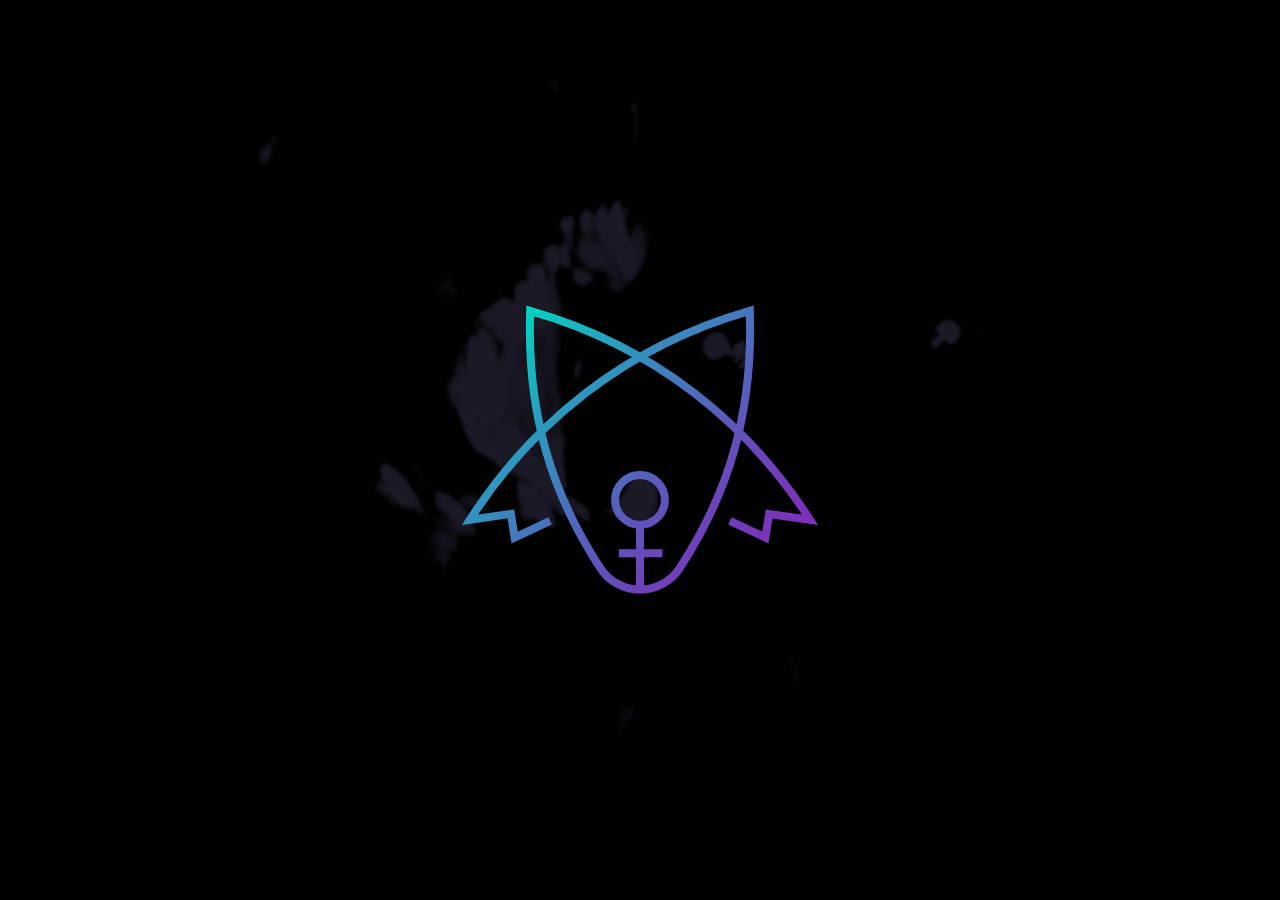
<file: index.html>
<html>

<head>

	<title>SHEWOLFE.CO &#128058;</title>
	<meta http-equiv="refresh" content="2; URL='http://helentseng.com'" />
	
	<link rel="stylesheet" href="shewolfe-redirect.css" />

</head>

<body>

<div id="shewolfe">
<center><a href="http://helentseng.com" style="text-decoration: none;"><img src="shewolfe-gradient.svg" class="logo" /></a></center>
</div>

</body>
</html>
</file>
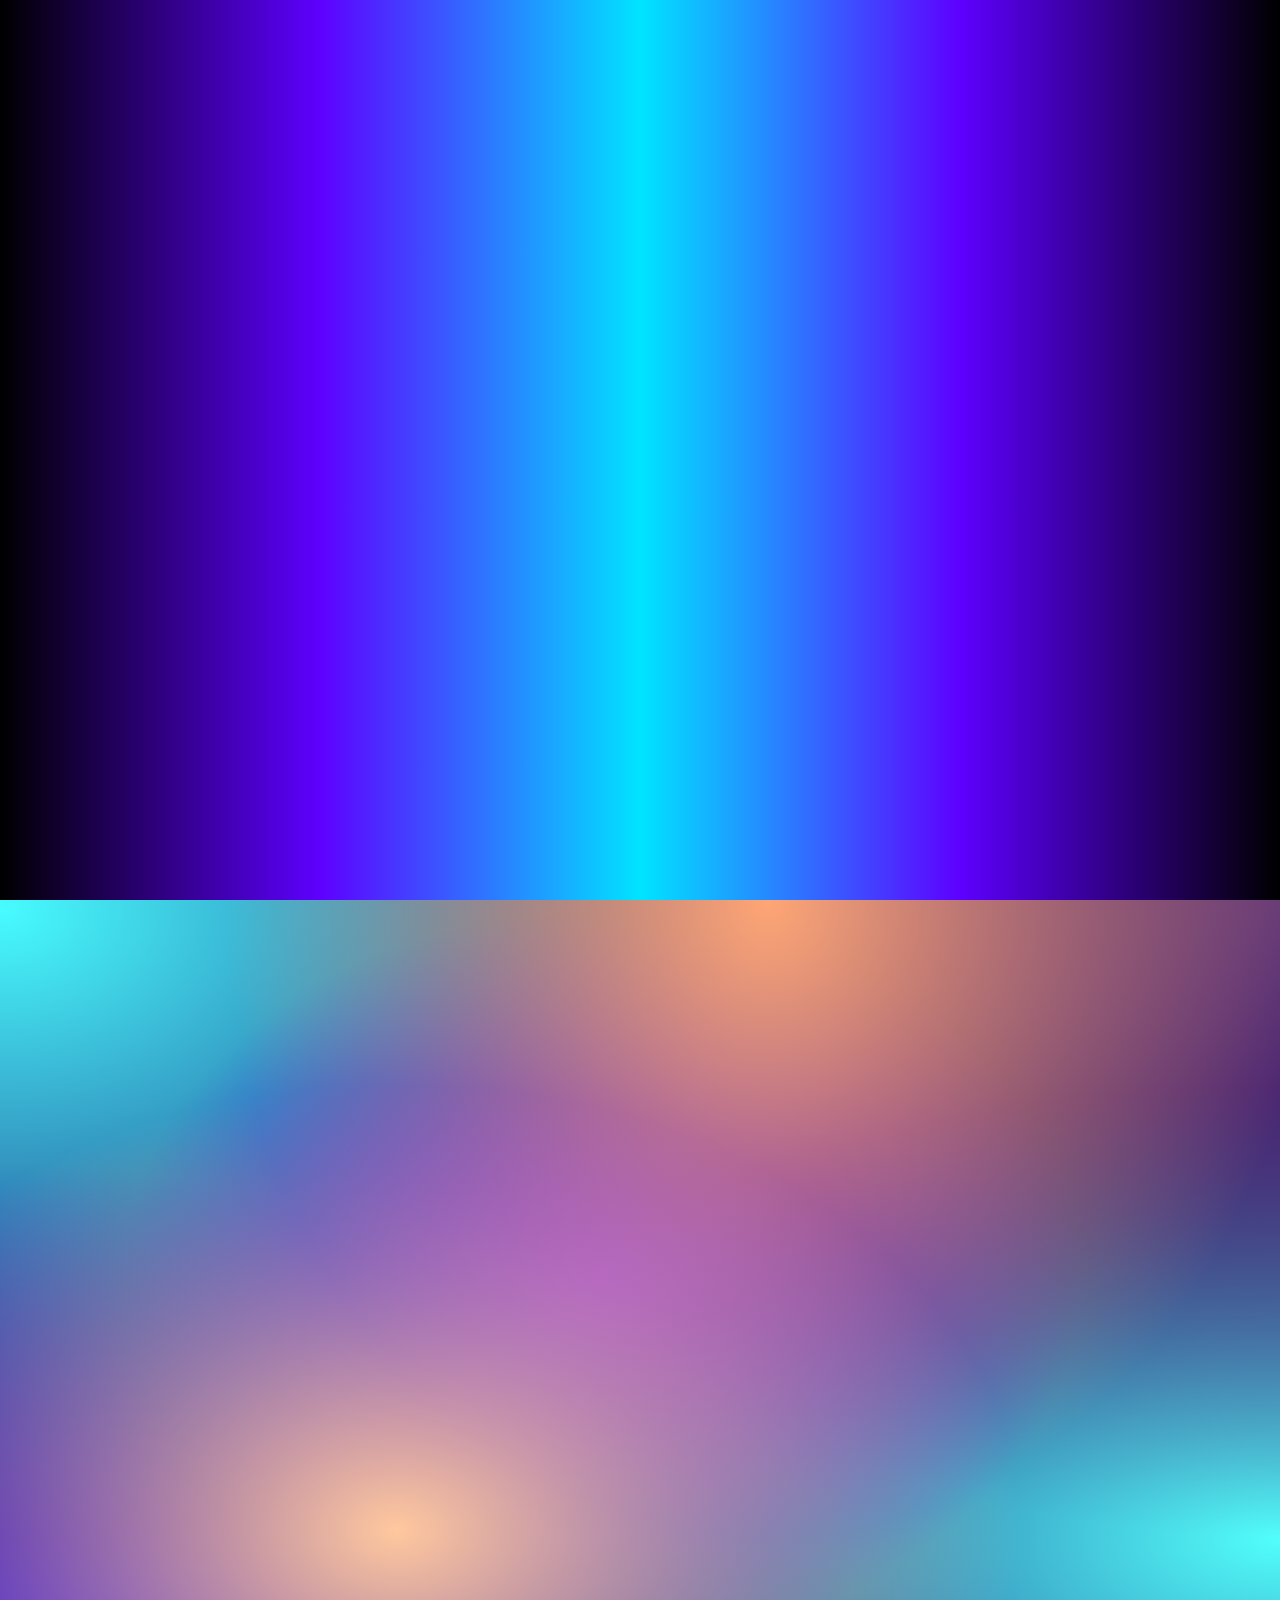
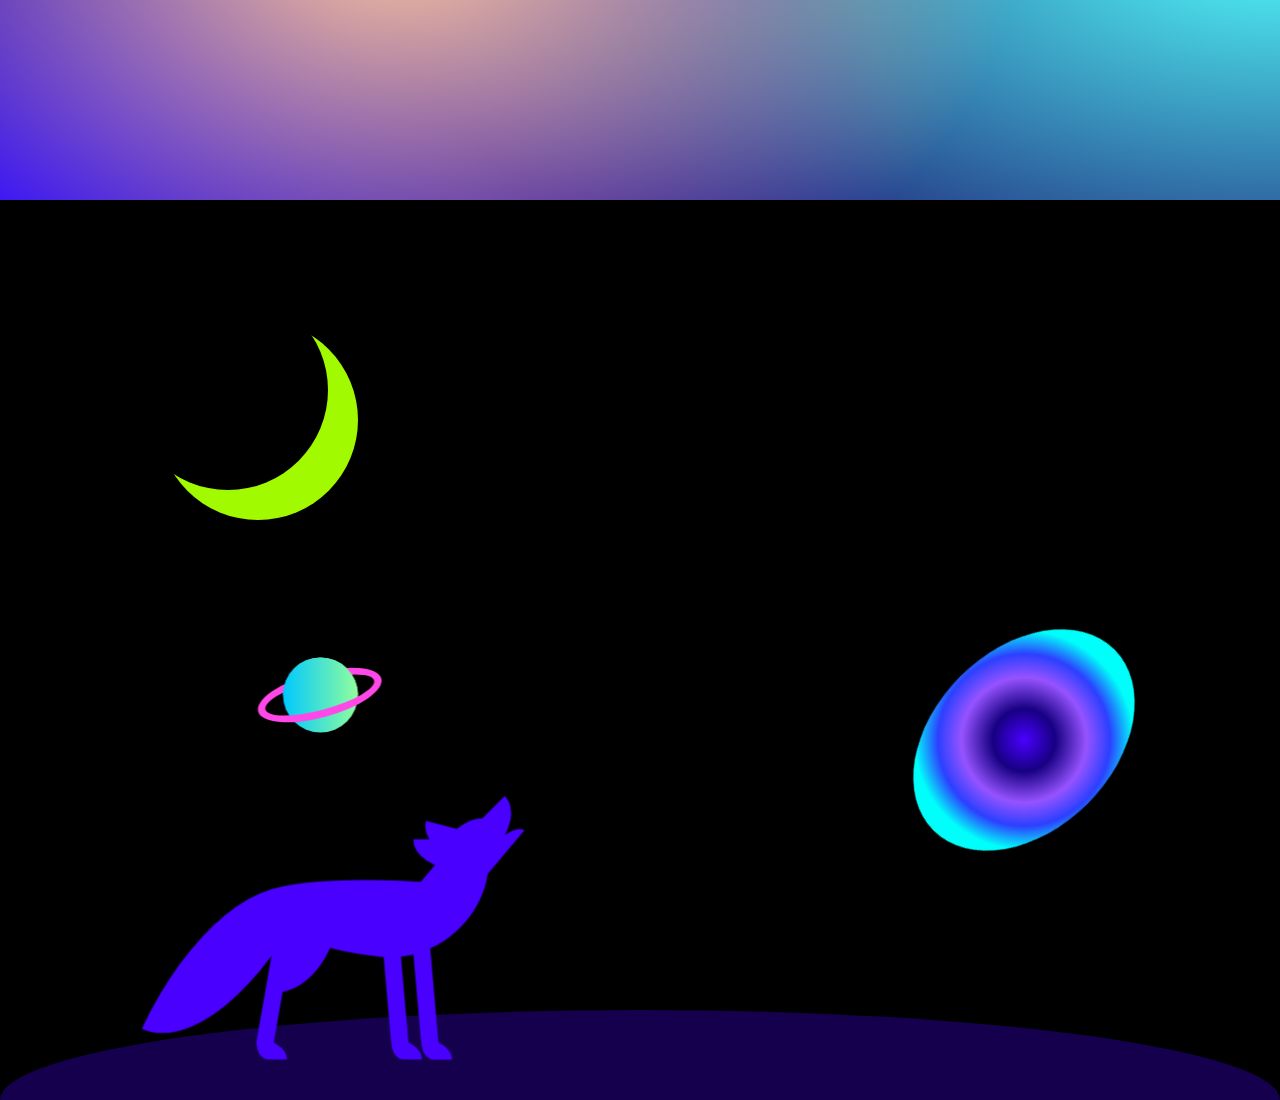
<file: 09-comic.html>
<!-- /exercises/09-comic.html -->
<!DOCTYPE html>
<html>
  <head>
    <title>My Comic Title</title>
    <link rel="stylesheet" href="../css/comic.css">
  </head>
  <body>

    <!--
      Code your comic here!
      - HTML & CSS ONLY
      - No text required, can be purely visual
      - You may work in pairs if you like
      - Make sure you write a blog post about your work! Your vision, process, challenges faced/lessons learned.
     -->


<div class="panel" id="panel1">

  <div id="cmb"></div>

  <div id="anim-circles-container">
    <div id="circle-1" class="anim-circle"></div>
    <div id="circle-2" class="anim-circle"></div>
    <div id="circle-3" class="anim-circle"></div>
    <div id="circle-4" class="anim-circle"></div>
    <div id="circle-5" class="anim-circle"></div>

    <div id="circle-6" class="anim-circle"></div>
    <div id="circle-7" class="anim-circle"></div>
    <div id="circle-8" class="anim-circle"></div>
    <div id="circle-9" class="anim-circle"></div>
    <div id="circle-10" class="anim-circle"></div>
  </div>
</div>

<div class="panel" id="panel2">
  <div id="cmb1"></div>
  <div id="cmb2"></div>
  </div>
</div>

<div class="panel" id="panel3">

  <div id="land"></div>

  <div id="black-hole"></div>

  <div class="scene">
    <div class="wrapper">
      <ul class="ball">
        <li class="ring"></li>
        <li class="ring"></li>
        <li class="ring"></li>
        <li class="ring"></li>
        <li class="ring"></li>
        <li class="ring"></li>
        <li class="ring"></li>
        <li class="ring"></li>
        <li class="ring"></li>
        <li class="ring"></li>
        <li class="ring"></li>
        <li class="ring"></li>
        <li class="ring"></li>
        <li class="ring"></li>
        <li class="ring"></li>
        <li class="ring"></li>
        <li class="ring"></li>
        <li class="ring"></li>
        <li class="ring"></li>
        <li class="ring"></li>
        <li class="ring"></li>
        <li class="ring"></li>
        <li class="ring"></li>
      </ul>
    </div>
  </div>

  <div id="moon"></div>
  <div id="nebula"></div>

  <div id="planet">
    <div id="saturn">
        <div id="saturn-planet"></div>
        <div id="saturn-rings"></div>
        <div id="saturn-planet-top"></div>
    </div>
  </div>

  <div id="coyote">
     <div id="head">
       <div class="coyote" id="ear1"></div>
       <div class="coyote" id="ear2"></div>
       <div class="coyote" id="face"></div>
       <div class="coyote" id="snout"></div>
       <div class="coyote" id="jaw"></div>
     </div>

     <div class="coyote" id="neck"></div>
     <div class="coyote" id="body"></div>
     <div class="coyote" id="tail"></div>
     <div class="coyote" id="leg1"></div>
     <div class="coyote" id="leg2"></div>
     <div class="coyote" id="thigh"></div>
     <div class="coyote" id="leg3"></div>

     <div class="coyote paw" id="paw1"></div>
     <div class="coyote paw" id="paw2"></div>
     <div class="coyote paw" id="paw3"></div>
   </div>

</div>

  </body>
</html>
</file>
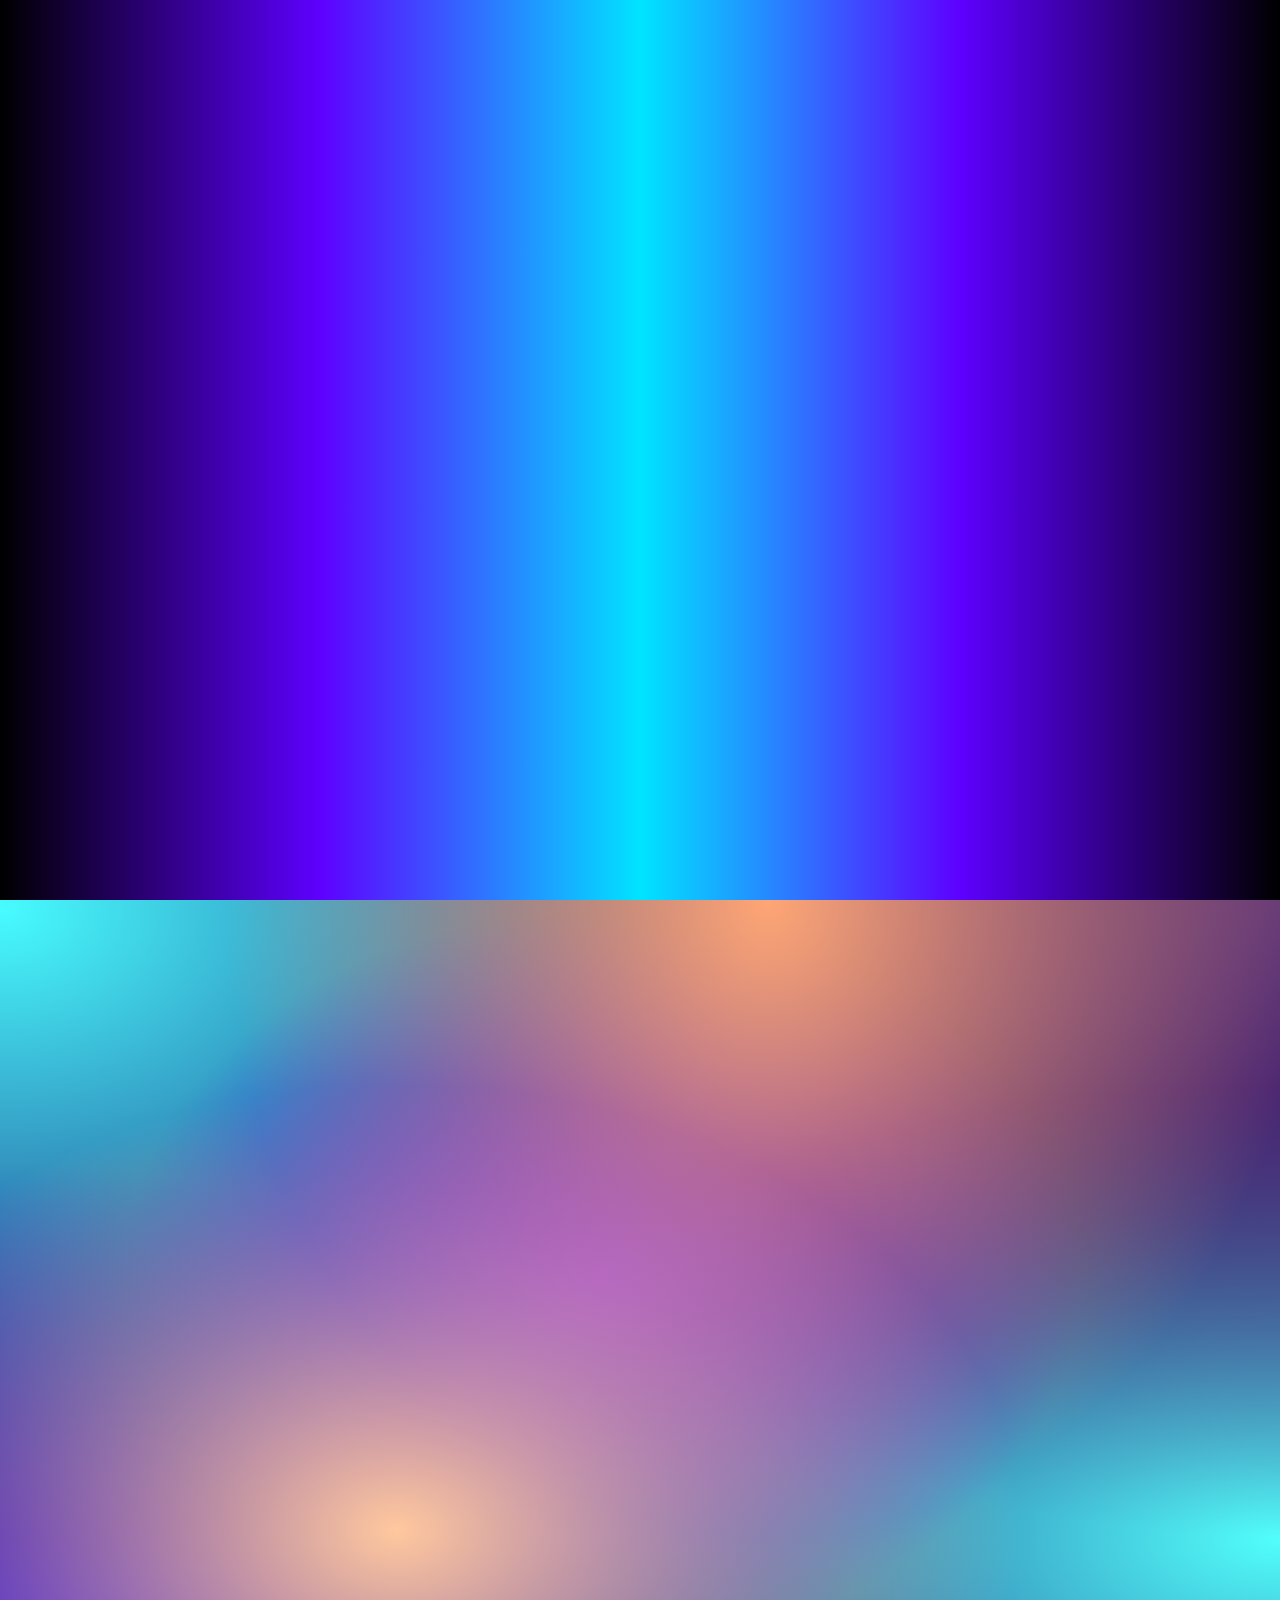
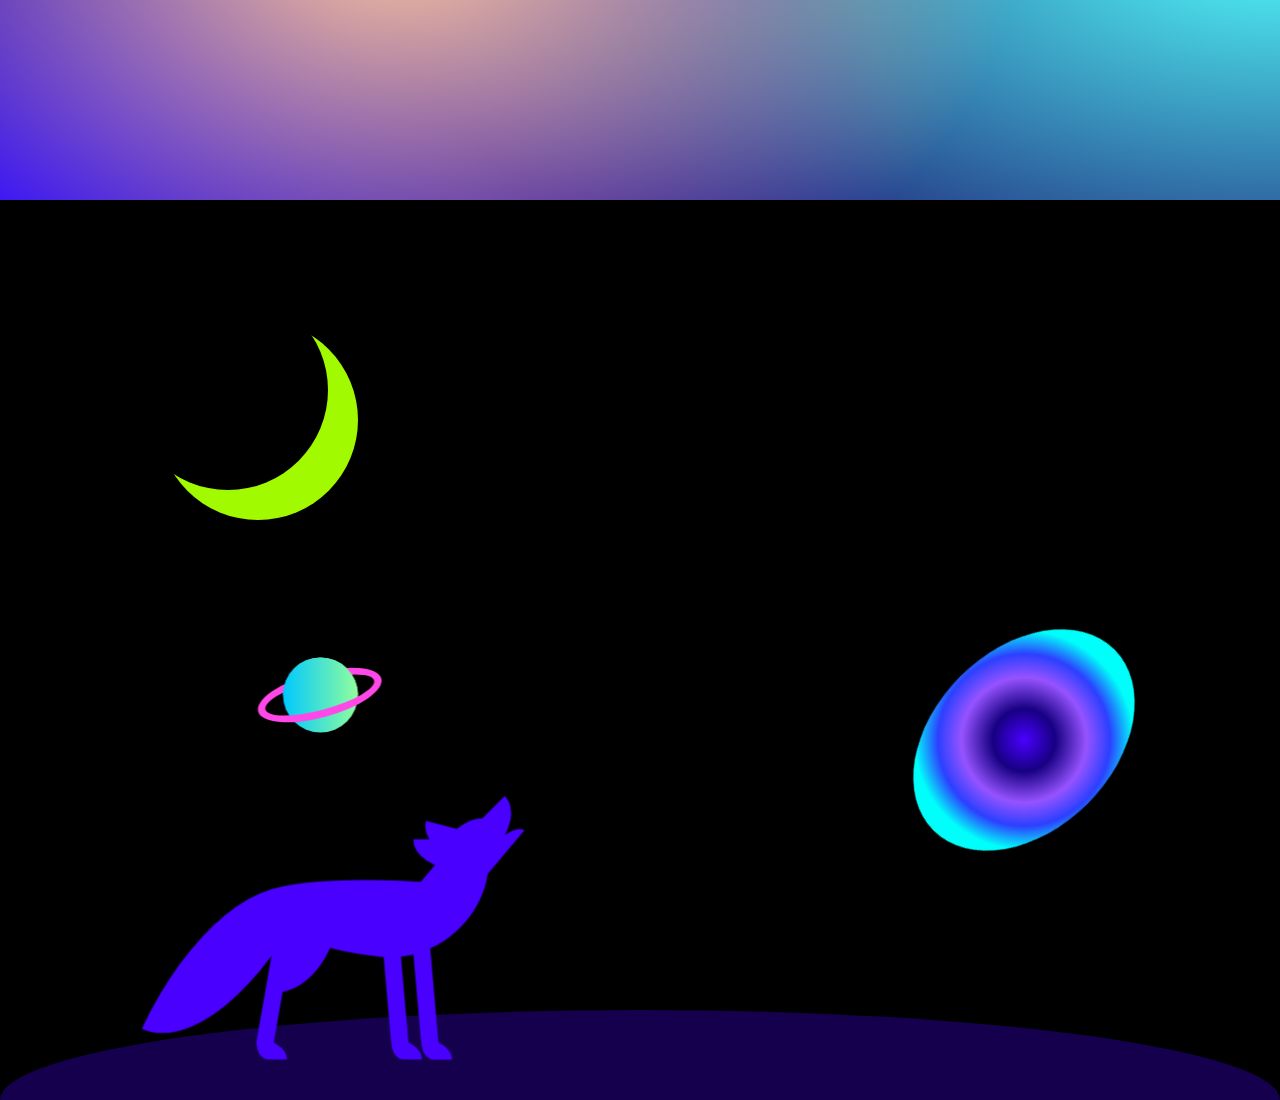
<file: comic.html>
<!-- /exercises/09-comic.html -->
<!DOCTYPE html>
<html>
  <head>
    <title>Universe</title>
    <link rel="stylesheet" href="./css/comic.css">
  </head>
  <body>

    <!--
      Code your comic here!
      - HTML & CSS ONLY
      - No text required, can be purely visual
      - You may work in pairs if you like
      - Make sure you write a blog post about your work! Your vision, process, challenges faced/lessons learned.
     -->


<div class="panel" id="panel1">

  <div id="cmb"></div>

  <div id="anim-circles-container">
    <div id="circle-1" class="anim-circle"></div>
    <div id="circle-2" class="anim-circle"></div>
    <div id="circle-3" class="anim-circle"></div>
    <div id="circle-4" class="anim-circle"></div>
    <div id="circle-5" class="anim-circle"></div>

    <div id="circle-6" class="anim-circle"></div>
    <div id="circle-7" class="anim-circle"></div>
    <div id="circle-8" class="anim-circle"></div>
    <div id="circle-9" class="anim-circle"></div>
    <div id="circle-10" class="anim-circle"></div>
  </div>
</div>

<div class="panel" id="panel2">
  <div id="cmb1"></div>
  <div id="cmb2"></div>
  </div>
</div>

<div class="panel" id="panel3">

  <div id="land"></div>

  <div id="black-hole"></div>

  <div class="scene">
    <div class="wrapper">
      <ul class="ball">
        <li class="ring"></li>
        <li class="ring"></li>
        <li class="ring"></li>
        <li class="ring"></li>
        <li class="ring"></li>
        <li class="ring"></li>
        <li class="ring"></li>
        <li class="ring"></li>
        <li class="ring"></li>
        <li class="ring"></li>
        <li class="ring"></li>
        <li class="ring"></li>
        <li class="ring"></li>
        <li class="ring"></li>
        <li class="ring"></li>
        <li class="ring"></li>
        <li class="ring"></li>
        <li class="ring"></li>
        <li class="ring"></li>
        <li class="ring"></li>
        <li class="ring"></li>
        <li class="ring"></li>
        <li class="ring"></li>
      </ul>
    </div>
  </div>

  <div id="moon"></div>
  <div id="nebula"></div>

  <div id="planet">
    <div id="saturn">
        <div id="saturn-planet"></div>
        <div id="saturn-rings"></div>
        <div id="saturn-planet-top"></div>
    </div>
  </div>

  <div id="coyote">
     <div id="head">
       <div class="coyote" id="ear1"></div>
       <div class="coyote" id="ear2"></div>
       <div class="coyote" id="face"></div>
       <div class="coyote" id="snout"></div>
       <div class="coyote" id="jaw"></div>
     </div>

     <div class="coyote" id="neck"></div>
     <div class="coyote" id="body"></div>
     <div class="coyote" id="tail"></div>
     <div class="coyote" id="leg1"></div>
     <div class="coyote" id="leg2"></div>
     <div class="coyote" id="thigh"></div>
     <div class="coyote" id="leg3"></div>

     <div class="coyote paw" id="paw1"></div>
     <div class="coyote paw" id="paw2"></div>
     <div class="coyote paw" id="paw3"></div>
   </div>

</div>

  </body>
</html>
</file>
<file: shewolfe-redirect.css>
body {
	font-family: "sabbath-black", Helvetica, sans-serif;
	font-size: 52pt;
	padding: 50px;
	color: #ffffff;
	background-color: #000000;
	font-weight: 400;
	line-height: 110%;
	background-image: url('wolves.gif');
	background-size: cover;
	background-position: center center;
	background-attachment: fixed;
}


#shewolfe {
    display: flex;
    justify-content: center;
    align-items: center;
    height: 100%;
}


a:hover {
	opacity: 0.8;
}

.logo {
	width: 400px;
}
</file>
<file: css/comic.css>
body {
  background-color: #000;
  margin: 0;
  padding: 0;
}

div#anim-circles-container {
  position: absolute;
	width: 100%;
	top: 50%;
}

div.anim-circle {
  width: 80px;
  height: 80px;
  border-radius: 50%;
  opacity: 0.7;
  position: absolute;
}

div#circle-1 {
  -webkit-animation: l-particle 2s ease 0s infinite;
  animation: l-particle 2s ease 0s infinite;
}

div#circle-2 {
  -webkit-animation: l-particle 2s ease 0s infinite;
  animation: l-particle 2s linear 0s infinite;
}

div#circle-3 {
  -webkit-animation: l-particle 2s ease 0s infinite;
  animation: l-particle 2s ease-in 0s infinite;
}

div#circle-4 {
  -webkit-animation: l-particle 2s ease 0s infinite;
  animation: l-particle 2s ease-out 0s infinite;
}

div#circle-5 {
  -webkit-animation: l-particle 2s ease 0s infinite;
  animation: l-particle 2s ease-in-out 0s infinite;
}

div#circle-6 {
  -webkit-animation: r-particle 2s ease 0s infinite;
  animation: r-particle 2s ease 0s infinite;
}

div#circle-7 {
  -webkit-animation: r-particle 2s ease 0s infinite;
  animation: r-particle 2s linear 0s infinite;
}

div#circle-8 {
  -webkit-animation: r-particle 2s ease 0s infinite;
  animation: r-particle 2s ease-in 0s infinite;
}

div#circle-9 {
  -webkit-animation: r-particle 2s ease 0s infinite;
  animation: r-particle 2s ease-out 0s infinite;
}

div#circle-10 {
  -webkit-animation: r-particle 2s ease 0s infinite;
  animation: r-particle 2s ease-in-out 0s infinite;
}

@keyframes l-particle {
  0% {
    opacity: 100%;
    background: #92ff00;
    left: 50%;
  }

  100% {
    opacity: 0%;
    background: #4400ff;
    left: 10%;
  }
}

@keyframes r-particle {
  0% {
    opacity: 100%;
    background: #92ff00;
    left: 50%;
  }

  100% {
    opacity: 0%;
    background: #4400ff;
    left: 90%;
  }
}

ul {
  list-style-type: none;
}

.panel {
  position: relative;
  width: 100%;
  height: 900px;
  border: 0px solid #000;
  background-color: #000;
}

#panel1 {

}

#panel2 {
  background-color: #170165;
}

#panel3 {
  background-color: #000000;
  //background: linear-gradient(90deg, rgba(0,0,0,1) 0%, rgba(0,0,0,1) 47%, rgba(18,0,99,1) 60%, rgba(0,250,226,1) 75%, rgba(17,0,144,1) 88%, rgba(0,0,0,1) 100%);
}

@keyframes roundandround {
  to {
    transform: rotateX(360deg) rotateY(360deg);
  }
}

@keyframes show {
  to {
    opacity: 1;
  }
}

.scene {
  width:600px;
  height:600px;
  margin: auto;
  padding-top: 10%;
  perspective: 1000px;
}
.wrapper {
  width:100%;
  height:100%;
  transform: rotateX(45deg) rotateY(45deg);
  transform-style: preserve-3d;
}
.ball {
  position: relative;
  width: 70%;
  height: 70%;
  margin:0 auto;
  transform-style:  preserve-3d;
  animation: roundandround 7.5s 1.3s infinite linear;
}
.ball .ring {
  position: absolute;
  top: 0;
  left: 0;
  width: 100%;
  height: 100%;
  border:6px;
  border-style: dashed;
  border-radius: 50%;
  opacity: 0;
  animation: show 0.75s forwards ease-in-out;
}
.ring:nth-child(1) {
  color: #8df435;
  transform: rotateY(4deg);
  animation-delay: 0s;
}
.ring:nth-child(2) {
  color: #a8e526;
  transform: rotateY(8deg);
  animation-delay: 0.1s;
}
.ring:nth-child(3) {
  color: #c2d11c;
  transform: rotateY(12deg);
  animation-delay: 0.2s;
}
.ring:nth-child(4) {
  color: #c8cb1b;
  transform: rotateY(16deg);
  animation-delay: 0.3s;
}
.ring:nth-child(5) {
  color: #deb21a;
  transform: rotateY(20deg);
  animation-delay: 0.4s;
}
.ring:nth-child(6) {
  color: #ef9621;
  transform: rotateY(24deg);
  animation-delay: 0.5s;
}
.ring:nth-child(7) {
  color: #f29122;
  transform: rotateY(28deg);
  animation-delay: 0.6s;
}
.ring:nth-child(8) {
  color: #fb7430;
  transform: rotateY(32deg);
  animation-delay: 0.7s;
}
.ring:nth-child(9) {
  color: #fe5944;
  transform: rotateY(36deg);
  animation-delay: 0.8s;
}
.ring:nth-child(10) {
  color: #fe5548;
  transform: rotateY(40deg);
  animation-delay: 0.9s;
}
.ring:nth-child(11) {
  color: #f83d61;
  transform: rotateY(44deg);
  animation-delay: 1s;
}
.ring:nth-child(12) {
  color: #ec2b7d;
  transform: rotateY(48deg);
  animation-delay: 1.1s;
}
.ring:nth-child(13) {
  color: #e82983;
  transform: rotateY(52deg);
  animation-delay: 1s;
}
.ring:nth-child(14) {
  color: #d41e9f;
  transform: rotateY(56deg);
  animation-delay: 0.9s;
}
.ring:nth-child(15) {
  color: #bd1aba;
  transform: rotateY(60deg);
  animation-delay: 0.8s;
}
.ring:nth-child(16) {
  color: #b81ac0;
  transform: rotateY(64deg);
  animation-delay: 0.7s;
}
.ring:nth-child(17) {
  color: #9c1fd7;
  transform: rotateY(68deg);
  animation-delay: 0.6s;
}
.ring:nth-child(18) {
  color: #802aea;
  transform: rotateY(72deg);
  animation-delay: 0.5s;
}
.ring:nth-child(19) {
  color: #7a2dee;
  transform: rotateY(76deg);
  animation-delay: 0.4s;
}
.ring:nth-child(20) {
  color: #5f40f9;
  transform: rotateY(80deg);
  animation-delay: 0.3s;
}
.ring:nth-child(21) {
  color: #4657fe;
  transform: rotateY(84deg);
  animation-delay: 0.2s;
}
.ring:nth-child(22) {
  color: #425cfe;
  transform: rotateY(88deg);
  animation-delay: 0.1s;
}
.ring:nth-child(23) {
  color: #2f77fb;
  transform: rotateY(92deg);
  animation-delay: 0s;
}

#cmb {
  position: absolute;
  width: 100%;
  height: 100%;
  background-color: #170165;
  background: linear-gradient(90deg, rgba(0,0,0,1) 0%, rgba(94,0,255,1) 25%, rgba(0,228,255,1) 50%, rgba(94,0,255,1) 75%, rgba(0,0,0,1) 100%);

  -webkit-animation: cmb-ani 2s ease 0s infinite alternate;
  animation: cmb-ani 2s ease-in-out 0s infinite alternate;
}

@keyframes cmb-ani {
  0% {
    opacity: 0%;
  }

  100% {
    opacity: 50%;
  }
}

#cmb1 {
  position: absolute;
  width: 100%;
  height: 100%;
  background-color: #170165;
  background-image:
  radial-gradient(at 69% 30%, hsla(26,100%,81%,1) 0, transparent 50%),
  radial-gradient(at 100% 0%, hsla(248,100%,50%,1) 0, transparent 50%),
  radial-gradient(at 40% 100%, hsla(21,100%,73%,1) 0, transparent 50%),
  radial-gradient(at 63% 58%, hsla(261,100%,50%,1) 0, transparent 50%),
  radial-gradient(at 0% 100%, hsla(280,37%,34%,1) 0, transparent 50%),
  radial-gradient(at 100% 99%, hsla(181,100%,64%,1) 0, transparent 50%),
  radial-gradient(at 0% 29%, hsla(179,100%,66%,1) 0, transparent 50%);

  -webkit-animation: cmb1-ani 2s ease 0s infinite alternate;
  animation: cmb1-ani 2s ease-in-out 0s infinite alternate;
}

#cmb2 {
  position: absolute;
  width: 100%;
  height: 100%;
  background-color: #170165;
  background-image:
  radial-gradient(at 31% 70%, hsla(26,100%,81%,1) 0, transparent 50%),
  radial-gradient(at 0% 100%, hsla(248,100%,50%,1) 0, transparent 50%),
  radial-gradient(at 60% 0%, hsla(21,100%,73%,1) 0, transparent 50%),
  radial-gradient(at 47% 42%, hsla(261,100%,50%,1) 0, transparent 50%),
  radial-gradient(at 100% 0%, hsla(280,37%,34%,1) 0, transparent 50%),
  radial-gradient(at 0% 1%, hsla(181,100%,64%,1) 0, transparent 50%),
  radial-gradient(at 100% 71%, hsla(179,100%,66%,1) 0, transparent 50%);

  -webkit-animation: cmb2-ani 2s ease 0s infinite alternate;
  animation: cmb2-ani 2s ease-in-out 0s infinite alternate;
}

@keyframes cmb1-ani {
  0% {
    opacity: 100%;
  }

  100% {
    opacity: 0%;
  }
}

@keyframes cmb2-ani {
  0% {
    opacity: 0%;
  }

  100% {
    opacity: 100%;
  }
}

#door {
    position: absolute;
    background-color: black;
    left: 50%;
    top: 50%;
    border-radius: 50% 50% 0% 0% / 50% 50% 0% 0% ;
    transform: translate(-50%,-50%);
    height: 400px;
    width: 400px;
}

#eye {
  position: absolute;
  left: 50%;
  top: 50%;
  width: 500;
  height: 250;
  box-sizing: content-box;
}

#eye:before,
#eye:after {
  content: "";
  box-sizing: content-box;
  position: absolute;
  top: 0;
  left: 0;
  width: 100px;
  height: 100px;
  border: 20px solid white;
  border-radius: 50px 50px 0 50px;
  transform: translate(-50%,-50%);
  transform: rotate(-45deg);
}
#eye:after {
  left: auto;
  right: 0;
  border-radius: 50px 50px 50px 0;
  transform: translate(-50%,-50%);
  transform: rotate(45deg);
}

div#eye:before,
div#eye:after {
-webkit-animation: eye-ani 2s ease 0s infinite alternate;
animation: eye-ani 5s ease-in-out 0s infinite alternate;
}

@keyframes eye-ani {
0% {
border: 1px solid #fff;
left: 10%;
}

100% {
border-color: 20px solid #fff;
left: 90%;
}
}


@keyframes spin {
  100% { transform: rotate(360deg); }
}

@keyframes pulse {
  0% { transform: scale(2); }
  100% { transform: rotate(1); }
}

.coyote {
  //border: 1px solid #FFF;
  background-color: #4a00ff;
  position: absolute;
}

#coyote {
  position: absolute;
  transform: scale(.75);
  bottom: 42%;
  left: 10%;
}

#head {
  position: absolute;
  top: 148px;
  left: 375px;
  transform: rotate(-45deg);
  -webkit-animation: head-ani 2s ease 0s infinite alternate;
  animation: head-ani 2s ease-in-out 0s infinite alternate;
}

@keyframes head-ani {
  0% {
    top: 148px;
    left: 375px;
    transform: rotate(-45deg);
  }

  100% {
    top: 160px;
    left: 370px;
    transform: rotate(-60deg);
  }
}

#ear1 {
  top: 20px;
  left: -5px;
  width: 60px;
  height: 40px;
  border-radius: 0% 100% 50% 50% / 0% 100% 0% 0% ;
  transform: rotate(-120deg);
}

#ear2 {
  top: 25px;
  left: -25px;
  width: 60px;
  height: 40px;
  border-radius: 0% 100% 50% 50% / 0% 100% 0% 0% ;
  transform: rotate(-135deg);
}

#face {
  top: 40px;
  left: 15px;
  width: 75px;
  height: 60px;
  border-radius: 30% 70% 70% 30% / 50% 50% 50% 50%;
}

#snout {
  top: 55px;
  left: 35px;
  width: 90px;
  height: 40px;
  border-radius: 46% 54% 66% 34% / 46% 0% 100% 54%;
}

#jaw {
  top: 85px;
  left: 20px;
  width: 90px;
  height: 25px;
  border-radius: 0% 100% 100% 0% / 100% 100% 0% 0% ;
  transform: rotate(-5deg);
}

#neck {
  top: 200px;
  left: 315px;
  width: 210px;
  height: 80px;
  transform: rotate(-50deg);
  border-radius: 0% 100% 50% 50% / 0% 0% 100% 100% ;
}

#body {
  top: 205px;
  left: 175px;
  width: 260px;
  height: 105px;
  border-radius: 100% 0% 35% 65% / 40% 40% 60% 60% ;
  transform: rotate(5deg);
}

#tail {
  top: 255px;
  left: 0px;
  width: 260px;
  height: 125px;
  border-radius: 0% 100% 0% 100% / 0% 100% 0% 100% ;
  transform: rotate(115deg);
  -webkit-animation: tail-ani 2s ease 0s infinite alternate;
  animation: tail-ani 2s ease-in-out 0s infinite alternate;
}

@keyframes tail-ani {
  0% {
    top: 255px;
    left: 0px;
    transform: rotate(115deg);
  }

  100% {
    top: 240px;
    left: 0px;
    transform: rotate(125deg);
  }
}

#leg1 {
  top: 285px;
  left: 385px;
  width: 23px;
  height: 150px;
  transform: rotate(-5deg);
  border-radius: 0% 0% 0% 10% / 0% 0% 0% 10% ;
}

#leg2 {
  top: 285px;
  left: 345px;
  width: 23px;
  height: 150px;
  transform: rotate(-5deg);
  border-radius: 0% 0% 0% 10% / 0% 0% 0% 10% ;
}

#thigh {
  top: 270px;
  left: 195px;
  width: 70px;
  height: 100px;
  border-radius: 100% 0% 100% 0% / 0% 0% 100% 100% ;
  transform: rotate(15deg);
}

#leg3 {
  top: 285px;
  left: 183px;
  width: 23px;
  height: 150px;
  transform: rotate(10deg);
  border-radius: 0% 0% 0% 10% / 0% 0% 0% 10% ;
}

.paw {
  width: 40px;
  height: 27px;
  border-radius: 0% 100% 61% 39% / 29% 100% 0% 71% ;
}

#paw1 {
  top: 423px;
  left: 392px;
}

#paw2 {
  top: 423px;
  left: 352px;
}

#paw3 {
  top: 423px;
  left: 172px;
}

#moon {
  position: absolute;
  top: 10%;
  left: 10%;
  width: 200px;
  height: 200px;
  border-radius: 50%;
  animation: spin 20s linear infinite;
  box-shadow: 30px 30px 0 0 #a2fa00;
}

#saturn {
  width: 20%;
  animation: spin 10s linear infinite;
}

#planet {
  position: absolute;
  left: 20%;
  top: 50%;
  transform: scale(1.5);
}

#saturn-planet {
  position: absolute;
  top: 5px;
  left: 18px;
  width: 50px;
  height: 50px;
  border-radius: 50%;
  background: linear-gradient(90deg, #00C9FF 0%, #92FE9D 100%);
}

#saturn-planet-top {
  position: absolute;
  top: 5px;
  left: 18px;
  width: 50px;
  height: 25px;
  border-radius: 50% 50% 50% 50% / 100% 100% 0% 0% ;
  background: linear-gradient(90deg, #00C9FF 0%, #92FE9D 100%);
}

#saturn-rings {
  position: absolute;
  align: center;
  top: 15px;
  width: 75px;
  height: 20px;
  border-radius: 50%;
  border: 5px solid #ff48e7;
  transform: rotate(-15deg);
}

#nebula {
  position: absolute;
  top: 50%;
  left: 70%;
  width: 20%;
  height: 20%;
  border-radius: 50%;
  transform: rotate(-45deg);
  background: rgb(74,0,255);
  background: radial-gradient(circle, rgba(74,0,255,1) 0%, rgba(23,0,130,1) 20%, rgba(150,83,255,1) 40%, rgba(44,64,255,1) 55%, rgba(0,255,250,1) 70%);
  -webkit-animation: nebula-ani 2s linear 0s infinite alternate;
  animation: nebula-ani 2s linear 0s infinite alternate;
}

#land {
    position: absolute;
    width: 100%;
    height: 10%;
    bottom: 0%;
    border-radius: 50% 50% 100% 0% / 100% 100% 0% 0% ;
    background-color: #29009a;
    opacity: .5;
}

@keyframes nebula-ani {
  0% {
    opacity: 0%;
  }

  100% {
    opacity: 100%;
  }
}

#black-hole {
  position: absolute;
  right: 10%;
  top: 0%;
  border-radius: 50%;
  background: rgb(0,0,0);
  background: radial-gradient(circle, rgba(0,0,0,1) 0%, rgba(23,0,130,1) 15%, rgba(153,0,250,1) 35%, rgba(23,0,144,1) 50%, rgba(0,0,0,1) 70%);
  -webkit-animation: bh-ani 10s ease 0s infinite alternate;
  animation: bh-ani 10s ease-in-out 0s infinite alternate;
}

@keyframes bh-ani {
  0% {
    width: 400px;
    height: 400px;
  }

  50% {
    width: 800px;
    height: 800px;
  }

  100% {
    width: 400px;
    height: 400px;
  }
}

#saturn2-rings-back {
  position: absolute;
  align: center;
  top: 15px;
  width: 100px;
  height: 10px;
  border-radius: 50%;
  border-top: 5px solid yellowgreen;
  transform: rotate(-15deg);
  border-radius: 50% 50% 50% 50% / 100% 100% 0% 0% ;
}

#saturn2-rings-front {
  position: absolute;
  align: center;
  top: 25px;
  width: 100px;
  height: 10px;
  border-radius: 50%;
  border-bottom: 5px solid yellowgreen;
  transform: rotate(-15deg);
  border-radius: 50% 50% 50% 50% / 0% 0% 100% 100% ;
}
</file>
